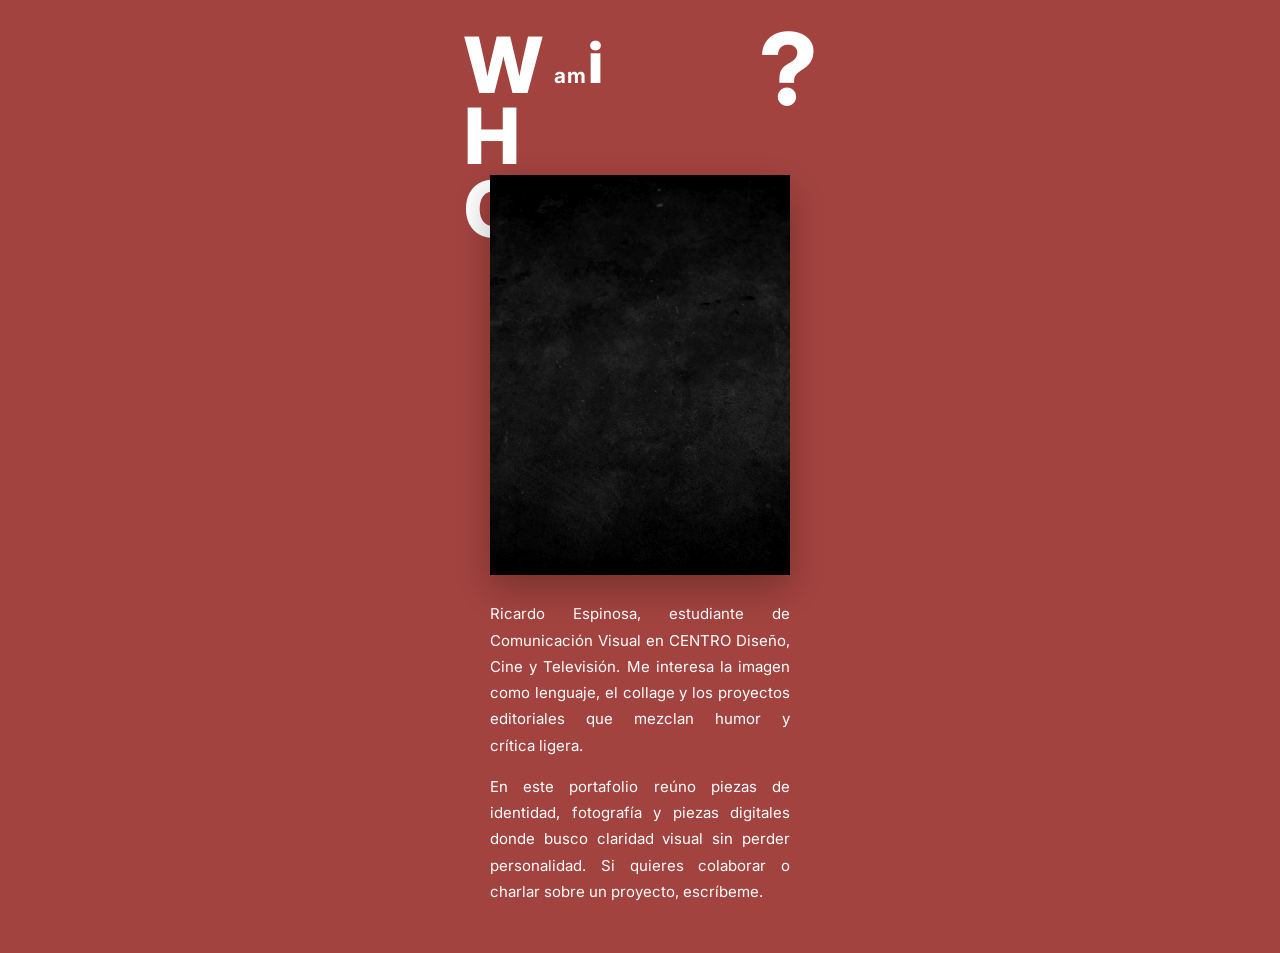
<file: index.html>
<!DOCTYPE html>
<html lang="es">
<head>
  <meta charset="UTF-8" />
  <meta name="viewport" content="width=device-width, initial-scale=1.0" />
  <title>Portafolio — Who am i?</title>
  <link rel="preconnect" href="https://fonts.googleapis.com" />
  <link rel="preconnect" href="https://fonts.gstatic.com" crossorigin />
  <link href="https://fonts.googleapis.com/css2?family=Inter:wght@400;700;800&display=swap" rel="stylesheet" />
  <style>
    /* Frame PORTAFOLIO-SEBB · node 97-3 — tipografía + foto + cuerpo (Figma Dev) */
    :root {
      --bg: #a3433f;
      --text: #ffffff;
      --module-max: 400px;
      --photo-size: min(78vw, 300px);
    }

    *,
    *::before,
    *::after {
      box-sizing: border-box;
    }

    body {
      margin: 0;
      min-height: 100vh;
      font-family: "Inter", system-ui, -apple-system, sans-serif;
      background: var(--bg);
      color: var(--text);
      -webkit-font-smoothing: antialiased;
    }

    .module {
      max-width: var(--module-max);
      margin: 0 auto;
      padding: clamp(1.25rem, 5vw, 2rem) clamp(1rem, 4vw, 1.5rem) clamp(2rem, 8vw, 3rem);
    }

    .hero {
      position: relative;
    }

    .headline {
      display: grid;
      grid-template-columns: max-content 1fr max-content;
      grid-template-rows: auto auto auto;
      align-items: start;
      column-gap: clamp(0.15rem, 1.5vw, 0.5rem);
      row-gap: 0;
      padding-right: 0.15rem;
    }

    .headline__stack {
      grid-column: 1;
      grid-row: 1 / 4;
      display: flex;
      flex-direction: column;
      align-items: flex-start;
      line-height: 0.82;
    }

    .headline__stack span {
      font-weight: 800;
      font-size: clamp(3.1rem, 17vw, 4.85rem);
      letter-spacing: -0.035em;
      line-height: 0.86;
    }

    .headline__stack .headline__h {
      margin-top: 0.06em;
    }

    .headline__stack .headline__o {
      margin-top: 0.08em;
    }

    .headline__ami {
      grid-column: 2;
      grid-row: 1;
      display: flex;
      flex-direction: row;
      align-items: baseline;
      gap: 0.1em;
      padding-top: 0.35em;
      padding-left: clamp(0.05rem, 1vw, 0.35rem);
      align-self: start;
      justify-self: start;
    }

    .headline__am {
      font-weight: 700;
      font-size: clamp(0.95rem, 3.8vw, 1.3rem);
      letter-spacing: 0.03em;
      line-height: 1;
    }

    .headline__i {
      font-weight: 800;
      font-size: clamp(2.4rem, 12.5vw, 3.6rem);
      line-height: 0.85;
      letter-spacing: -0.02em;
    }

    .headline__q {
      grid-column: 3;
      grid-row: 1 / 4;
      font-weight: 800;
      font-size: clamp(3.75rem, 21vw, 6.25rem);
      line-height: 0.7;
      letter-spacing: -0.04em;
      justify-self: end;
      align-self: start;
      margin-top: 0.02em;
    }

    .photo-wrap {
      display: flex;
      justify-content: center;
      width: 100%;
      margin-top: clamp(-4.25rem, -14vw, -2.5rem);
      position: relative;
      z-index: 2;
      pointer-events: none;
    }

    .photo-wrap img {
      pointer-events: auto;
      width: var(--photo-size);
      height: auto;
      aspect-ratio: 3 / 4;
      object-fit: cover;
      object-position: center 18%;
      display: block;
      filter: grayscale(100%) contrast(1.08);
      box-shadow: 0 14px 36px rgba(0, 0, 0, 0.28);
    }

    .body-text {
      font-size: clamp(0.8125rem, 2.8vw, 0.9375rem);
      font-weight: 400;
      line-height: 1.75;
      text-align: justify;
      hyphens: auto;
      width: 100%;
      max-width: var(--photo-size);
      margin: clamp(1.1rem, 3.5vw, 1.65rem) auto 0;
      text-wrap: pretty;
    }

    .body-text p {
      margin: 0 0 1em;
    }

    .body-text p:last-child {
      margin-bottom: 0;
    }

    .visually-hidden {
      position: absolute;
      width: 1px;
      height: 1px;
      padding: 0;
      margin: -1px;
      overflow: hidden;
      clip: rect(0, 0, 0, 0);
      white-space: nowrap;
      border: 0;
    }
  </style>
</head>
<body>
  <section class="module" aria-labelledby="whoami-heading">
    <h1 id="whoami-heading" class="visually-hidden">Who am i?</h1>

    <div class="hero">
      <div class="headline" aria-hidden="true">
        <div class="headline__stack">
          <span class="headline__w">W</span>
          <span class="headline__h">H</span>
          <span class="headline__o">O</span>
        </div>
        <div class="headline__ami">
          <span class="headline__am">am</span>
          <span class="headline__i">i</span>
        </div>
        <span class="headline__q">?</span>
      </div>

      <div class="photo-wrap">
        <img
          src="images/portrait.jpg"
          alt="Retrato en blanco y negro"
          width="800"
          height="800"
        />
      </div>
    </div>

    <div class="body-text">
      <p>
        Ricardo Espinosa, estudiante de Comunicación Visual en CENTRO Diseño, Cine y Televisión.
        Me interesa la imagen como lenguaje, el collage y los proyectos editoriales que mezclan
        humor y crítica ligera.
      </p>
      <p>
        En este portafolio reúno piezas de identidad, fotografía y piezas digitales donde busco
        claridad visual sin perder personalidad. Si quieres colaborar o charlar sobre un proyecto,
        escríbeme.
      </p>
    </div>
  </section>
</body>
</html>
</file>
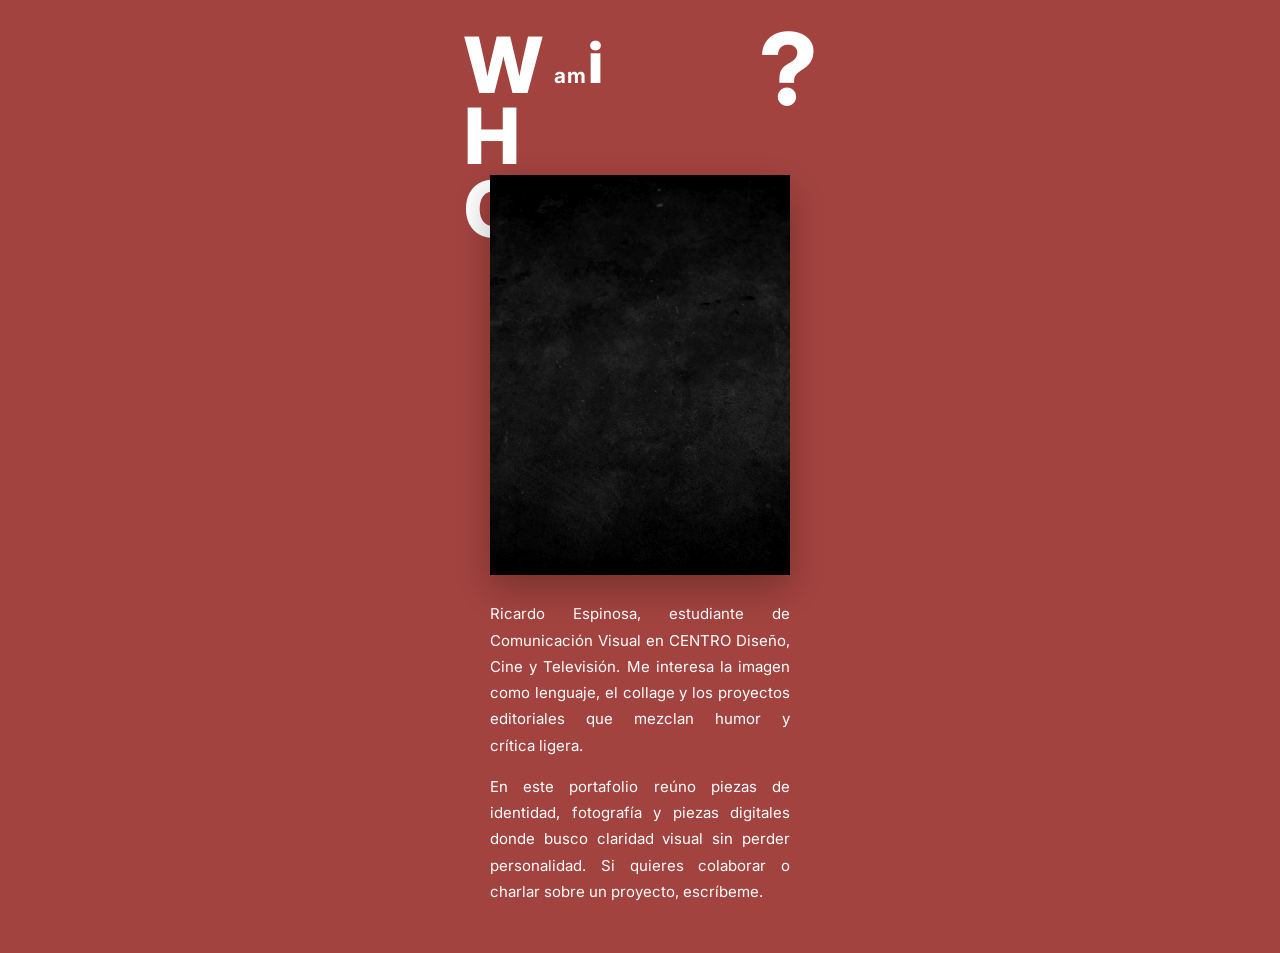
<file: who-am-i-module.html>
<!DOCTYPE html>
<html lang="es">
<head>
  <meta charset="UTF-8" />
  <meta name="viewport" content="width=device-width, initial-scale=1.0" />
  <title>Who am i? — Módulo (Figma 97-3)</title>
  <link rel="preconnect" href="https://fonts.googleapis.com" />
  <link rel="preconnect" href="https://fonts.gstatic.com" crossorigin />
  <link href="https://fonts.googleapis.com/css2?family=Inter:wght@400;700;800&display=swap" rel="stylesheet" />
  <style>
    :root {
      --bg: #a3433f;
      --text: #ffffff;
      --module-max: 400px;
      --photo-size: min(78vw, 300px);
    }

    *,
    *::before,
    *::after {
      box-sizing: border-box;
    }

    body {
      margin: 0;
      min-height: 100vh;
      font-family: "Inter", system-ui, -apple-system, sans-serif;
      background: var(--bg);
      color: var(--text);
      -webkit-font-smoothing: antialiased;
    }

    .module {
      max-width: var(--module-max);
      margin: 0 auto;
      padding: clamp(1.25rem, 5vw, 2rem) clamp(1rem, 4vw, 1.5rem) clamp(2rem, 8vw, 3rem);
    }

    .hero {
      position: relative;
    }

    .headline {
      display: grid;
      grid-template-columns: max-content 1fr max-content;
      grid-template-rows: auto auto auto;
      align-items: start;
      column-gap: clamp(0.15rem, 1.5vw, 0.5rem);
      row-gap: 0;
      padding-right: 0.15rem;
    }

    .headline__stack {
      grid-column: 1;
      grid-row: 1 / 4;
      display: flex;
      flex-direction: column;
      align-items: flex-start;
      line-height: 0.82;
    }

    .headline__stack span {
      font-weight: 800;
      font-size: clamp(3.1rem, 17vw, 4.85rem);
      letter-spacing: -0.035em;
      line-height: 0.86;
    }

    .headline__stack .headline__h {
      margin-top: 0.06em;
    }

    .headline__stack .headline__o {
      margin-top: 0.08em;
    }

    .headline__ami {
      grid-column: 2;
      grid-row: 1;
      display: flex;
      flex-direction: row;
      align-items: baseline;
      gap: 0.1em;
      padding-top: 0.35em;
      padding-left: clamp(0.05rem, 1vw, 0.35rem);
      align-self: start;
      justify-self: start;
    }

    .headline__am {
      font-weight: 700;
      font-size: clamp(0.95rem, 3.8vw, 1.3rem);
      letter-spacing: 0.03em;
      line-height: 1;
    }

    .headline__i {
      font-weight: 800;
      font-size: clamp(2.4rem, 12.5vw, 3.6rem);
      line-height: 0.85;
      letter-spacing: -0.02em;
    }

    .headline__q {
      grid-column: 3;
      grid-row: 1 / 4;
      font-weight: 800;
      font-size: clamp(3.75rem, 21vw, 6.25rem);
      line-height: 0.7;
      letter-spacing: -0.04em;
      justify-self: end;
      align-self: start;
      margin-top: 0.02em;
    }

    .photo-wrap {
      display: flex;
      justify-content: center;
      width: 100%;
      margin-top: clamp(-4.25rem, -14vw, -2.5rem);
      position: relative;
      z-index: 2;
      pointer-events: none;
    }

    .photo-wrap img {
      pointer-events: auto;
      width: var(--photo-size);
      height: auto;
      aspect-ratio: 3 / 4;
      object-fit: cover;
      object-position: center 18%;
      display: block;
      filter: grayscale(100%) contrast(1.08);
      box-shadow: 0 14px 36px rgba(0, 0, 0, 0.28);
    }

    .body-text {
      font-size: clamp(0.8125rem, 2.8vw, 0.9375rem);
      font-weight: 400;
      line-height: 1.75;
      text-align: justify;
      hyphens: auto;
      width: 100%;
      max-width: var(--photo-size);
      margin: clamp(1.1rem, 3.5vw, 1.65rem) auto 0;
      text-wrap: pretty;
    }

    .body-text p {
      margin: 0 0 1em;
    }

    .body-text p:last-child {
      margin-bottom: 0;
    }

    .visually-hidden {
      position: absolute;
      width: 1px;
      height: 1px;
      padding: 0;
      margin: -1px;
      overflow: hidden;
      clip: rect(0, 0, 0, 0);
      white-space: nowrap;
      border: 0;
    }
  </style>
</head>
<body>
  <section class="module" aria-labelledby="whoami-heading">
    <h1 id="whoami-heading" class="visually-hidden">Who am i?</h1>

    <div class="hero">
      <div class="headline" aria-hidden="true">
        <div class="headline__stack">
          <span class="headline__w">W</span>
          <span class="headline__h">H</span>
          <span class="headline__o">O</span>
        </div>
        <div class="headline__ami">
          <span class="headline__am">am</span>
          <span class="headline__i">i</span>
        </div>
        <span class="headline__q">?</span>
      </div>

      <div class="photo-wrap">
        <img
          src="images/portrait.jpg"
          alt="Retrato en blanco y negro"
          width="800"
          height="800"
        />
      </div>
    </div>

    <div class="body-text">
      <p>
        Ricardo Espinosa, estudiante de Comunicación Visual en CENTRO Diseño, Cine y Televisión.
        Me interesa la imagen como lenguaje, el collage y los proyectos editoriales que mezclan
        humor y crítica ligera.
      </p>
      <p>
        En este portafolio reúno piezas de identidad, fotografía y piezas digitales donde busco
        claridad visual sin perder personalidad. Si quieres colaborar o charlar sobre un proyecto,
        escríbeme.
      </p>
    </div>
  </section>
</body>
</html>
</file>
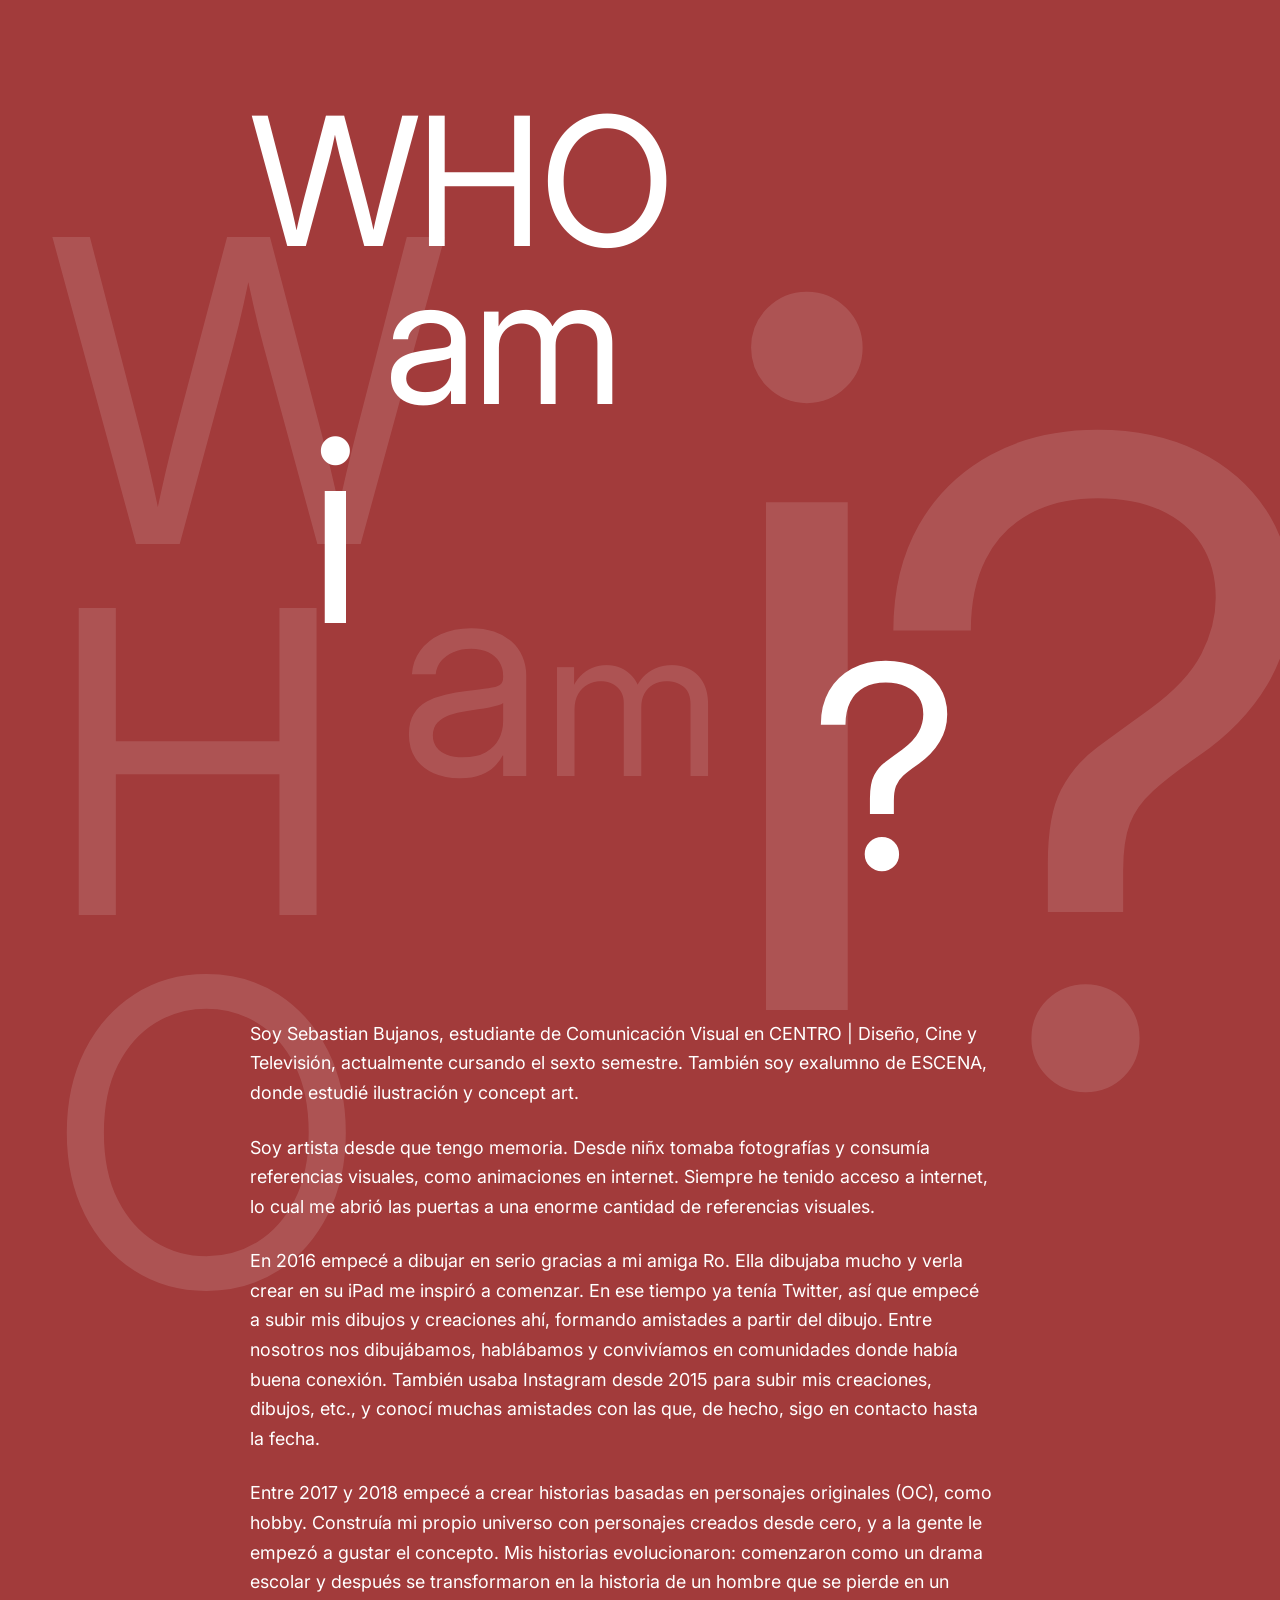
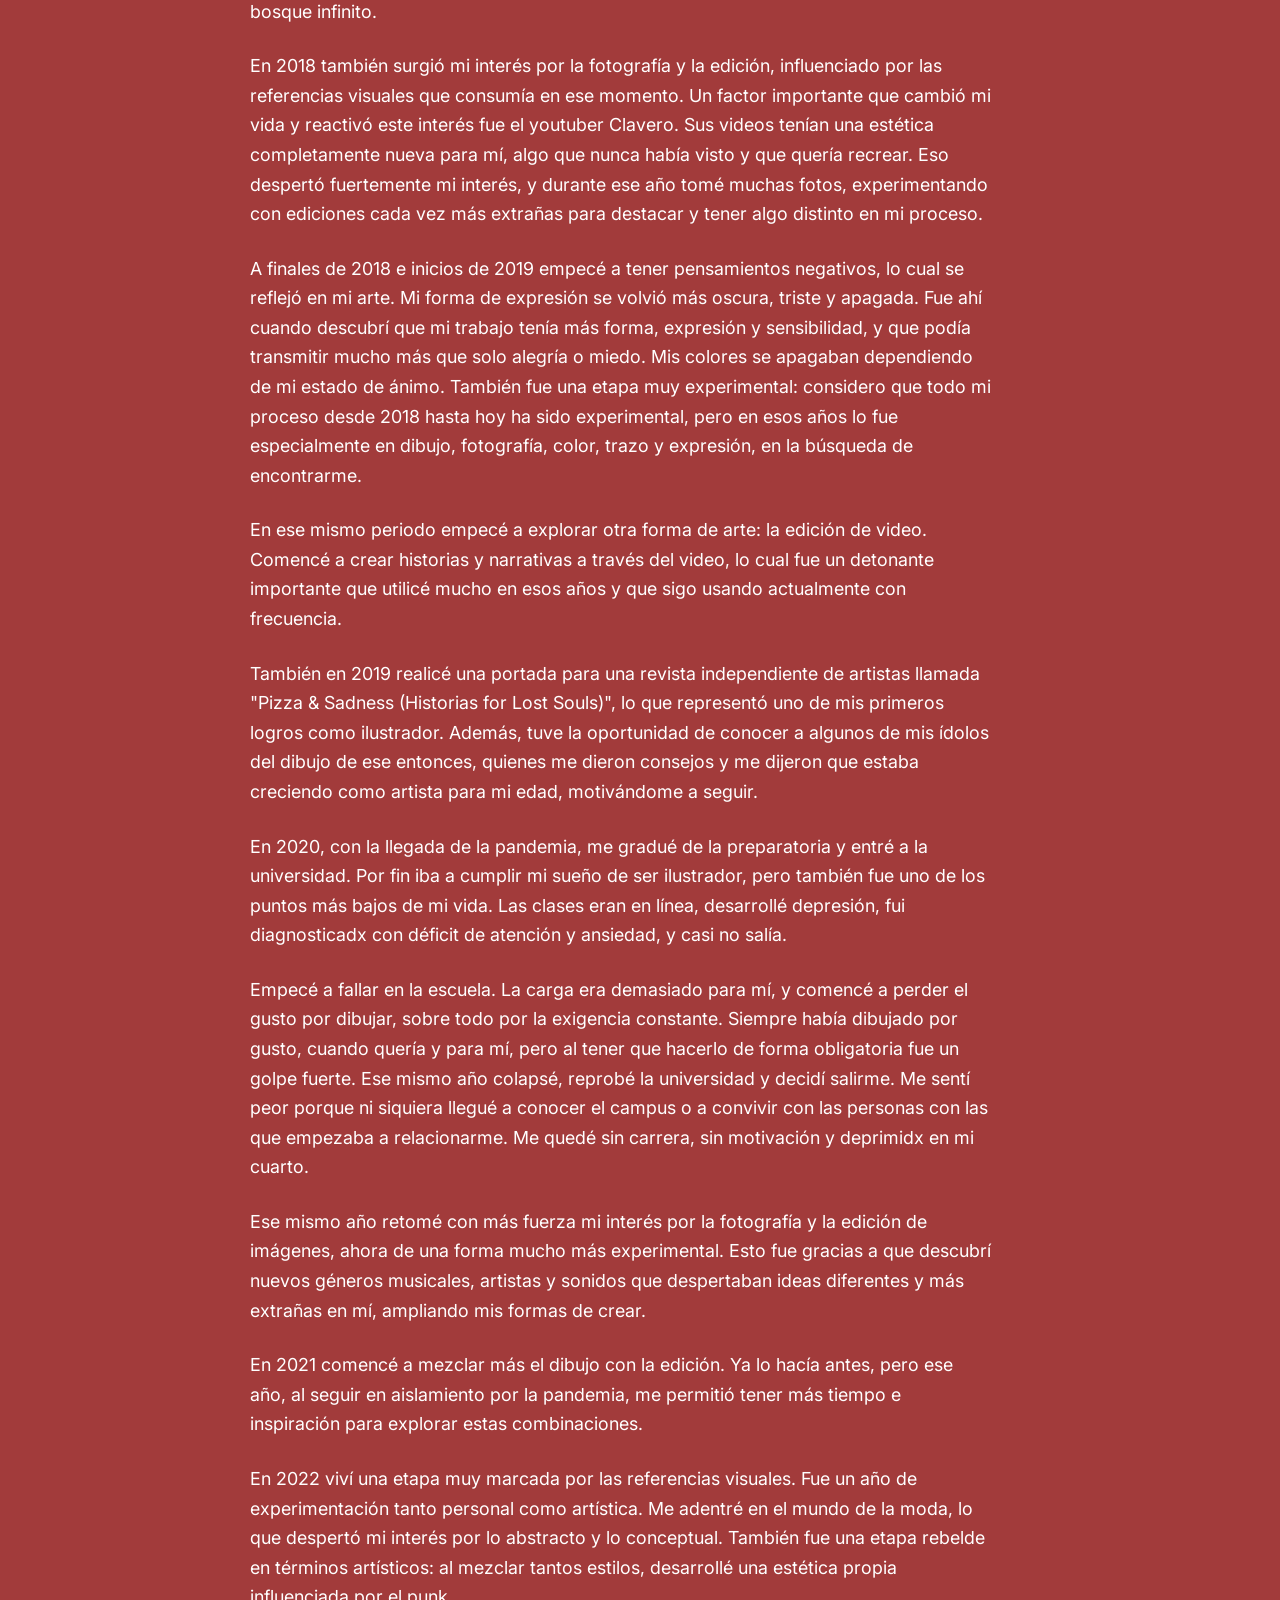
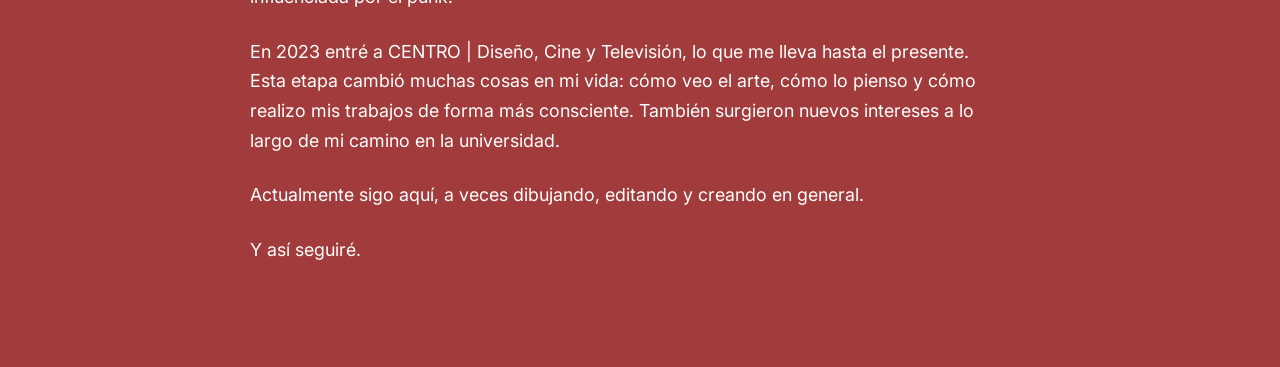
<file: download/whoami.html>
<!DOCTYPE html>
<html lang="es">
<head>
  <meta charset="UTF-8" />
  <meta name="viewport" content="width=device-width, initial-scale=1.0" />
  <title>WHO am i? — Sebastian Bujanos Bernal</title>
  <link rel="stylesheet" href="whoami.css" />
</head>
<body>

<section class="whoami-section">

  <!-- ══════════════════════════════════
       LETRAS GIGANTES DE FONDO (decorativas)
  ══════════════════════════════════ -->
  <div class="bg-letters" aria-hidden="true">

    <!-- W · H · O -->
    <div class="bg-who">W<br>H<br>O</div>

    <!-- a m -->
    <div class="bg-am">
      <span class="ltr-a">a</span><span class="ltr-m">m</span>
    </div>

    <!-- i -->
    <div class="bg-i">i</div>

    <!-- ? -->
    <div class="bg-question">?</div>

  </div>

  <!-- ══════════════════════════════════
       CONTENIDO VISIBLE
  ══════════════════════════════════ -->
  <div class="whoami-content">

    <!-- Título tipográfico visible -->
    <h1 class="whoami-title" aria-label="WHO am i?">
      <span class="line-who">WHO</span>
      <span class="line-am">am</span>
      <span class="line-i">i</span>
      <span class="line-q">?</span>
    </h1>

    <!-- Texto biográfico -->
    <div class="whoami-bio">

      <p>Soy Sebastian Bujanos, estudiante de Comunicación Visual en CENTRO | Diseño, Cine y Televisión, actualmente cursando el sexto semestre. También soy exalumno de ESCENA, donde estudié ilustración y concept art.</p>

      <p>Soy artista desde que tengo memoria. Desde niñx tomaba fotografías y consumía referencias visuales, como animaciones en internet. Siempre he tenido acceso a internet, lo cual me abrió las puertas a una enorme cantidad de referencias visuales.</p>

      <p>En 2016 empecé a dibujar en serio gracias a mi amiga Ro. Ella dibujaba mucho y verla crear en su iPad me inspiró a comenzar. En ese tiempo ya tenía Twitter, así que empecé a subir mis dibujos y creaciones ahí, formando amistades a partir del dibujo. Entre nosotros nos dibujábamos, hablábamos y convivíamos en comunidades donde había buena conexión. También usaba Instagram desde 2015 para subir mis creaciones, dibujos, etc., y conocí muchas amistades con las que, de hecho, sigo en contacto hasta la fecha.</p>

      <p>Entre 2017 y 2018 empecé a crear historias basadas en personajes originales (OC), como hobby. Construía mi propio universo con personajes creados desde cero, y a la gente le empezó a gustar el concepto. Mis historias evolucionaron: comenzaron como un drama escolar y después se transformaron en la historia de un hombre que se pierde en un bosque infinito.</p>

      <p>En 2018 también surgió mi interés por la fotografía y la edición, influenciado por las referencias visuales que consumía en ese momento. Un factor importante que cambió mi vida y reactivó este interés fue el youtuber Clavero. Sus videos tenían una estética completamente nueva para mí, algo que nunca había visto y que quería recrear. Eso despertó fuertemente mi interés, y durante ese año tomé muchas fotos, experimentando con ediciones cada vez más extrañas para destacar y tener algo distinto en mi proceso.</p>

      <p>A finales de 2018 e inicios de 2019 empecé a tener pensamientos negativos, lo cual se reflejó en mi arte. Mi forma de expresión se volvió más oscura, triste y apagada. Fue ahí cuando descubrí que mi trabajo tenía más forma, expresión y sensibilidad, y que podía transmitir mucho más que solo alegría o miedo. Mis colores se apagaban dependiendo de mi estado de ánimo. También fue una etapa muy experimental: considero que todo mi proceso desde 2018 hasta hoy ha sido experimental, pero en esos años lo fue especialmente en dibujo, fotografía, color, trazo y expresión, en la búsqueda de encontrarme.</p>

      <p>En ese mismo periodo empecé a explorar otra forma de arte: la edición de video. Comencé a crear historias y narrativas a través del video, lo cual fue un detonante importante que utilicé mucho en esos años y que sigo usando actualmente con frecuencia.</p>

      <p>También en 2019 realicé una portada para una revista independiente de artistas llamada "Pizza &amp; Sadness (Historias for Lost Souls)", lo que representó uno de mis primeros logros como ilustrador. Además, tuve la oportunidad de conocer a algunos de mis ídolos del dibujo de ese entonces, quienes me dieron consejos y me dijeron que estaba creciendo como artista para mi edad, motivándome a seguir.</p>

      <p>En 2020, con la llegada de la pandemia, me gradué de la preparatoria y entré a la universidad. Por fin iba a cumplir mi sueño de ser ilustrador, pero también fue uno de los puntos más bajos de mi vida. Las clases eran en línea, desarrollé depresión, fui diagnosticadx con déficit de atención y ansiedad, y casi no salía.</p>

      <p>Empecé a fallar en la escuela. La carga era demasiado para mí, y comencé a perder el gusto por dibujar, sobre todo por la exigencia constante. Siempre había dibujado por gusto, cuando quería y para mí, pero al tener que hacerlo de forma obligatoria fue un golpe fuerte. Ese mismo año colapsé, reprobé la universidad y decidí salirme. Me sentí peor porque ni siquiera llegué a conocer el campus o a convivir con las personas con las que empezaba a relacionarme. Me quedé sin carrera, sin motivación y deprimidx en mi cuarto.</p>

      <p>Ese mismo año retomé con más fuerza mi interés por la fotografía y la edición de imágenes, ahora de una forma mucho más experimental. Esto fue gracias a que descubrí nuevos géneros musicales, artistas y sonidos que despertaban ideas diferentes y más extrañas en mí, ampliando mis formas de crear.</p>

      <p>En 2021 comencé a mezclar más el dibujo con la edición. Ya lo hacía antes, pero ese año, al seguir en aislamiento por la pandemia, me permitió tener más tiempo e inspiración para explorar estas combinaciones.</p>

      <p>En 2022 viví una etapa muy marcada por las referencias visuales. Fue un año de experimentación tanto personal como artística. Me adentré en el mundo de la moda, lo que despertó mi interés por lo abstracto y lo conceptual. También fue una etapa rebelde en términos artísticos: al mezclar tantos estilos, desarrollé una estética propia influenciada por el punk.</p>

      <p>En 2023 entré a CENTRO | Diseño, Cine y Televisión, lo que me lleva hasta el presente. Esta etapa cambió muchas cosas en mi vida: cómo veo el arte, cómo lo pienso y cómo realizo mis trabajos de forma más consciente. También surgieron nuevos intereses a lo largo de mi camino en la universidad.</p>

      <p>Actualmente sigo aquí, a veces dibujando, editando y creando en general.</p>
      <p>Y así seguiré.</p>

    </div><!-- /whoami-bio -->

  </div><!-- /whoami-content -->

</section>

</body>
</html>
</file>
<file: download/whoami.css>
/* ═══════════════════════════════════════════════════════
   PORTAFOLIO SEBB — Sección "WHO am i?"
   Figma canvas : 1936 × 4840 px
   Fuente       : Inter (400)
   Paleta       : #a23b3b fondo · #fff texto
   ═══════════════════════════════════════════════════════ */

@import url('https://fonts.googleapis.com/css2?family=Inter:wght@400&display=swap');

/* ── Reset ── */
*, *::before, *::after { box-sizing: border-box; margin: 0; padding: 0; }

html, body {
  width: 100%;
  background: #000;
  font-family: 'Inter', sans-serif;
  overflow-x: hidden;
}

/* ══════════════════════════════════════════
   SECCIÓN WRAPPER
   Mantiene las proporciones del canvas Figma
   1936 × 4840 → escalamos con padding-top trick
   para que todo sea proporcional al ancho.
   Usamos min-height para que no colapse.
══════════════════════════════════════════ */
.whoami-section {
  position: relative;
  width: 100%;
  background: #a23b3b;
  /* No usamos aspect-ratio fijo porque el contenido
     es muy largo; dejamos que crezca naturalmente */
  overflow: hidden;
}

/* ══════════════════════════════════════════
   TIPOGRAFÍA GIGANTE DE FONDO
   Letras: W H O  /  a m  /  i  /  ?
   Posiciones escaladas desde Figma px → %
   Canvas width: 1936px  height: 4840px
══════════════════════════════════════════ */

/* Grupo que contiene todas las letras decorativas */
.bg-letters {
  position: absolute;
  inset: 0;
  pointer-events: none;
  user-select: none;
  overflow: hidden;
}

/* Base compartida */
.bg-letter {
  position: absolute;
  font-family: 'Inter', sans-serif;
  font-weight: 400;
  color: #fff;
  line-height: 1;
  /* Semitransparente para que no compita con el texto */
  opacity: 0.12;
}

/* ── W H O  (columna izquierda, apiladas)
   Figma: left=73px → 3.77%
   Cada letra 638.358px / 1936 = 32.97vw aprox
   top W ≈ 278px → 5.74% of 4840
   H y O se apilan debajo ──────────────────── */
.bg-who {
  left: 3.77%;
  top:  5.74%;
  font-size: clamp(80px, 32.97vw, 638px);
  line-height: 0.88;
  opacity: 0.12;
  color: #fff;
  font-family: 'Inter', sans-serif;
  font-weight: 400;
  position: absolute;
  pointer-events: none;
  user-select: none;
}

/* ── am  (centro, más abajo)
   Figma: left=602px → 31.09%
   top=723px → 14.94%
   "a" 425.572px / 1936 = 21.98vw
   "m" 319.179px / 1936 = 16.49vw ──────────── */
.bg-am {
  left: 31.09%;
  top:  14.94%;
  font-size: 0; /* reset; cada span tiene su tamaño */
  opacity: 0.12;
  color: #fff;
  font-family: 'Inter', sans-serif;
  font-weight: 400;
  position: absolute;
  pointer-events: none;
  user-select: none;
  line-height: 1;
  white-space: nowrap;
}
.bg-am .ltr-a {
  font-size: clamp(50px, 21.98vw, 425px);
  display: inline-block;
  vertical-align: baseline;
}
.bg-am .ltr-m {
  font-size: clamp(40px, 16.49vw, 319px);
  display: inline-block;
  vertical-align: baseline;
}

/* ── i  (derecha, casi la altura completa)
   Figma: left=1066.92px → 55.11%
   top=217px → 4.48%
   font-size 1489.502px / 1936 ≈ 76.93vw ──── */
.bg-i {
  left: 55.11%;
  top:  4.48%;
  font-size: clamp(100px, 76.93vw, 1489px);
  opacity: 0.12;
  color: #fff;
  font-family: 'Inter', sans-serif;
  font-weight: 400;
  position: absolute;
  pointer-events: none;
  user-select: none;
  line-height: 1;
}

/* ── ?  (extremo derecho)
   Figma: left=1309.37px → 67.63%
   top=434.04px → 8.97%
   font-size 1340.552px / 1936 ≈ 69.24vw ──── */
.bg-question {
  left: 67.63%;
  top:  8.97%;
  font-size: clamp(100px, 69.24vw, 1340px);
  opacity: 0.12;
  color: #fff;
  font-family: 'Inter', sans-serif;
  font-weight: 400;
  position: absolute;
  pointer-events: none;
  user-select: none;
  line-height: 1;
}

/* ══════════════════════════════════════════
   CONTENIDO: título visible + texto biográfico
   Figma: left=378px → 19.52%
          top texto bio = 2603px → 53.78% of 4840
          width = 1125px → 58.11%
══════════════════════════════════════════ */
.whoami-content {
  position: relative;
  z-index: 2;
  /* padding que replica las coordenadas Figma
     Usamos vw para escalar junto al diseño */
  padding: 8vw 0 8vw 19.52%;
  width: 77.63%; /* left 19.52% + content 58.11% */
  max-width: 1200px;
}

/* ── Título "WHO am i?" visible ── */
.whoami-title {
  font-family: 'Inter', sans-serif;
  font-weight: 400;
  color: #fff;
  line-height: 0.88;
  /* Se muestra encima de las letras de fondo en tamaño legible */
  font-size: clamp(56px, 14vw, 260px);
  margin-bottom: 10vw;
  letter-spacing: -0.02em;
}
.whoami-title .line-who   { display: block; }
.whoami-title .line-am    { display: block; padding-left: 18%; }
.whoami-title .line-i     { display: block; padding-left: 8%;
                             font-size: clamp(70px, 20vw, 380px); }
.whoami-title .line-q     { display: block; text-align: right;
                             font-size: clamp(80px, 22vw, 420px);
                             padding-right: 5%; }

/* ── Bio texto ── */
.whoami-bio {
  font-family: 'Inter', sans-serif;
  font-weight: 400;
  font-size: clamp(13px, 1.4vw, 27px);
  color: #fff;
  line-height: 1.65;
  width: 100%;
}

.whoami-bio p {
  margin-bottom: 1.4em;
}
.whoami-bio p:last-child {
  margin-bottom: 0;
}
/* Empty paragraphs used as spacers */
.whoami-bio p:empty {
  display: none;
}

/* ══════════════════════════════════════════
   Responsive
══════════════════════════════════════════ */
@media (max-width: 768px) {
  .whoami-content {
    padding: 12vw 6vw 12vw 6vw;
    width: 100%;
  }
  .whoami-title {
    font-size: clamp(48px, 18vw, 160px);
    margin-bottom: 14vw;
  }
  .whoami-title .line-i { font-size: clamp(60px, 24vw, 200px); }
  .whoami-title .line-q { font-size: clamp(70px, 28vw, 240px); }
}
</file>
